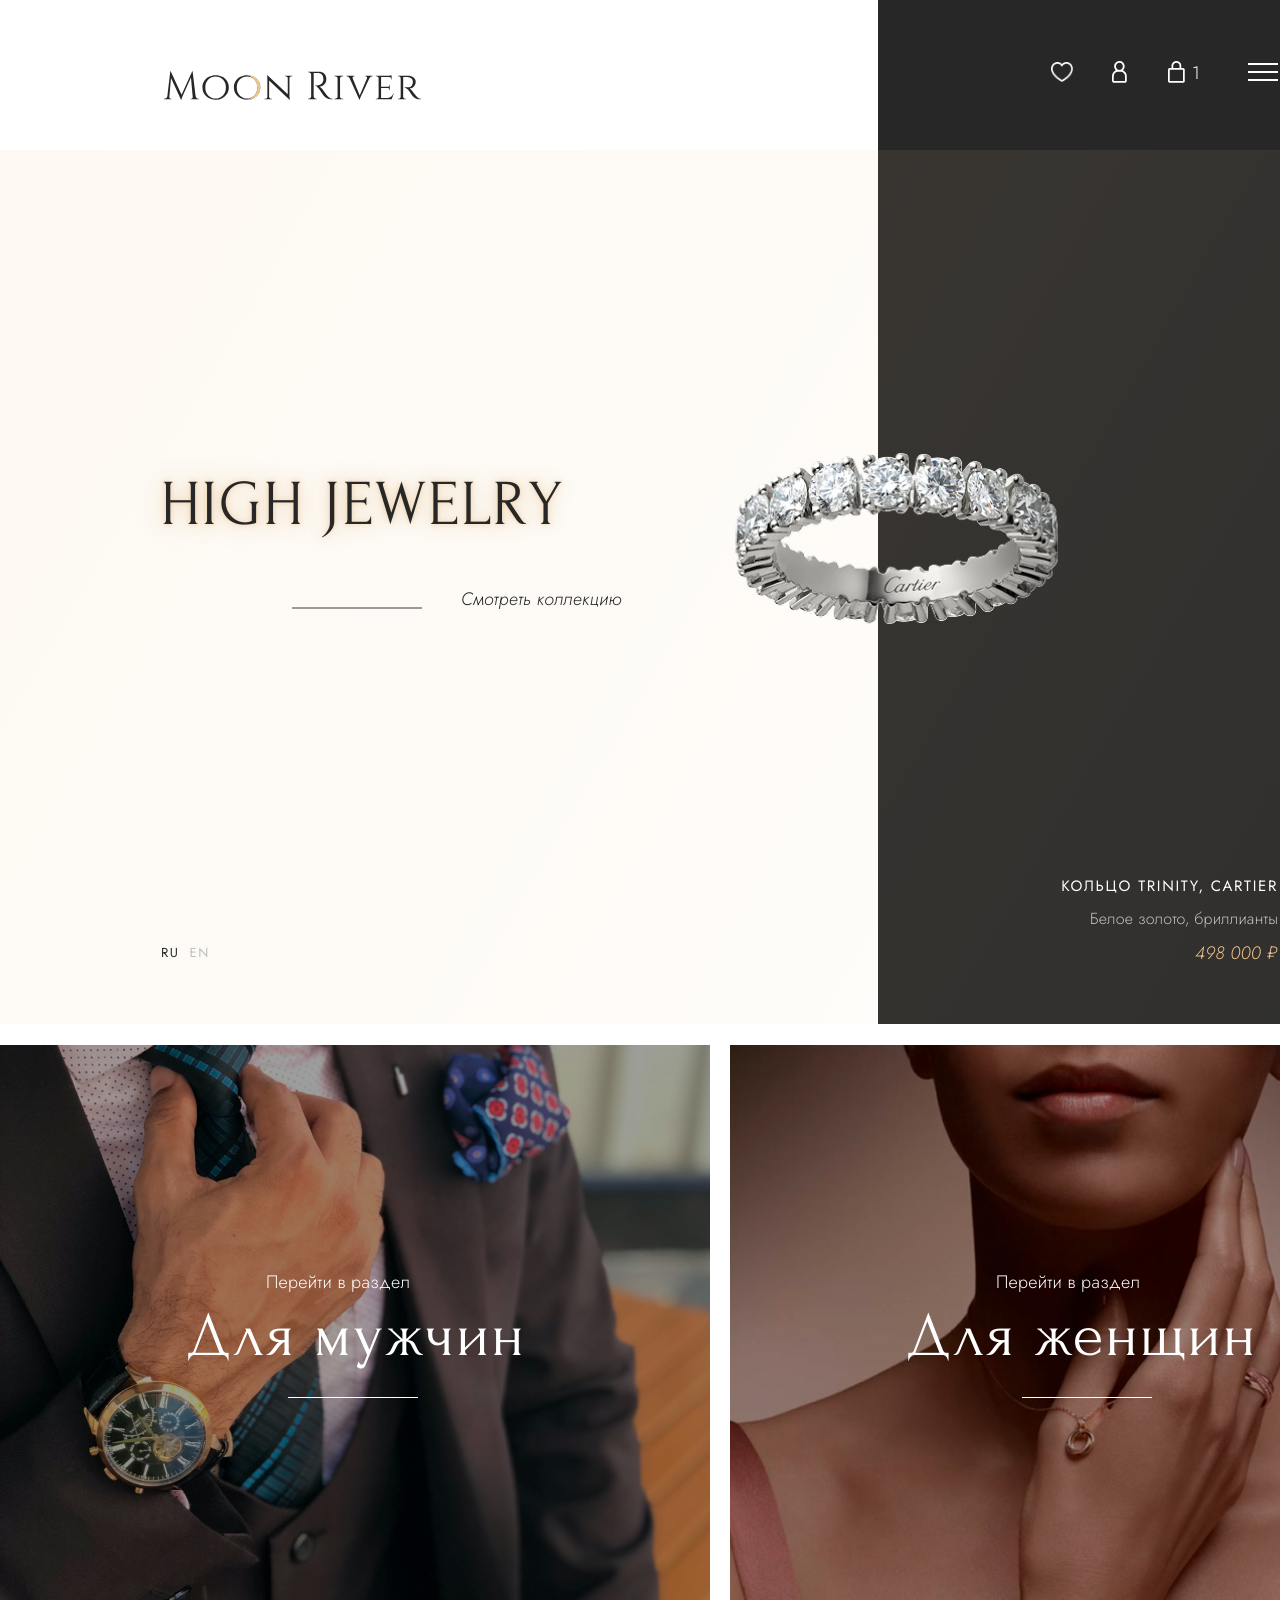
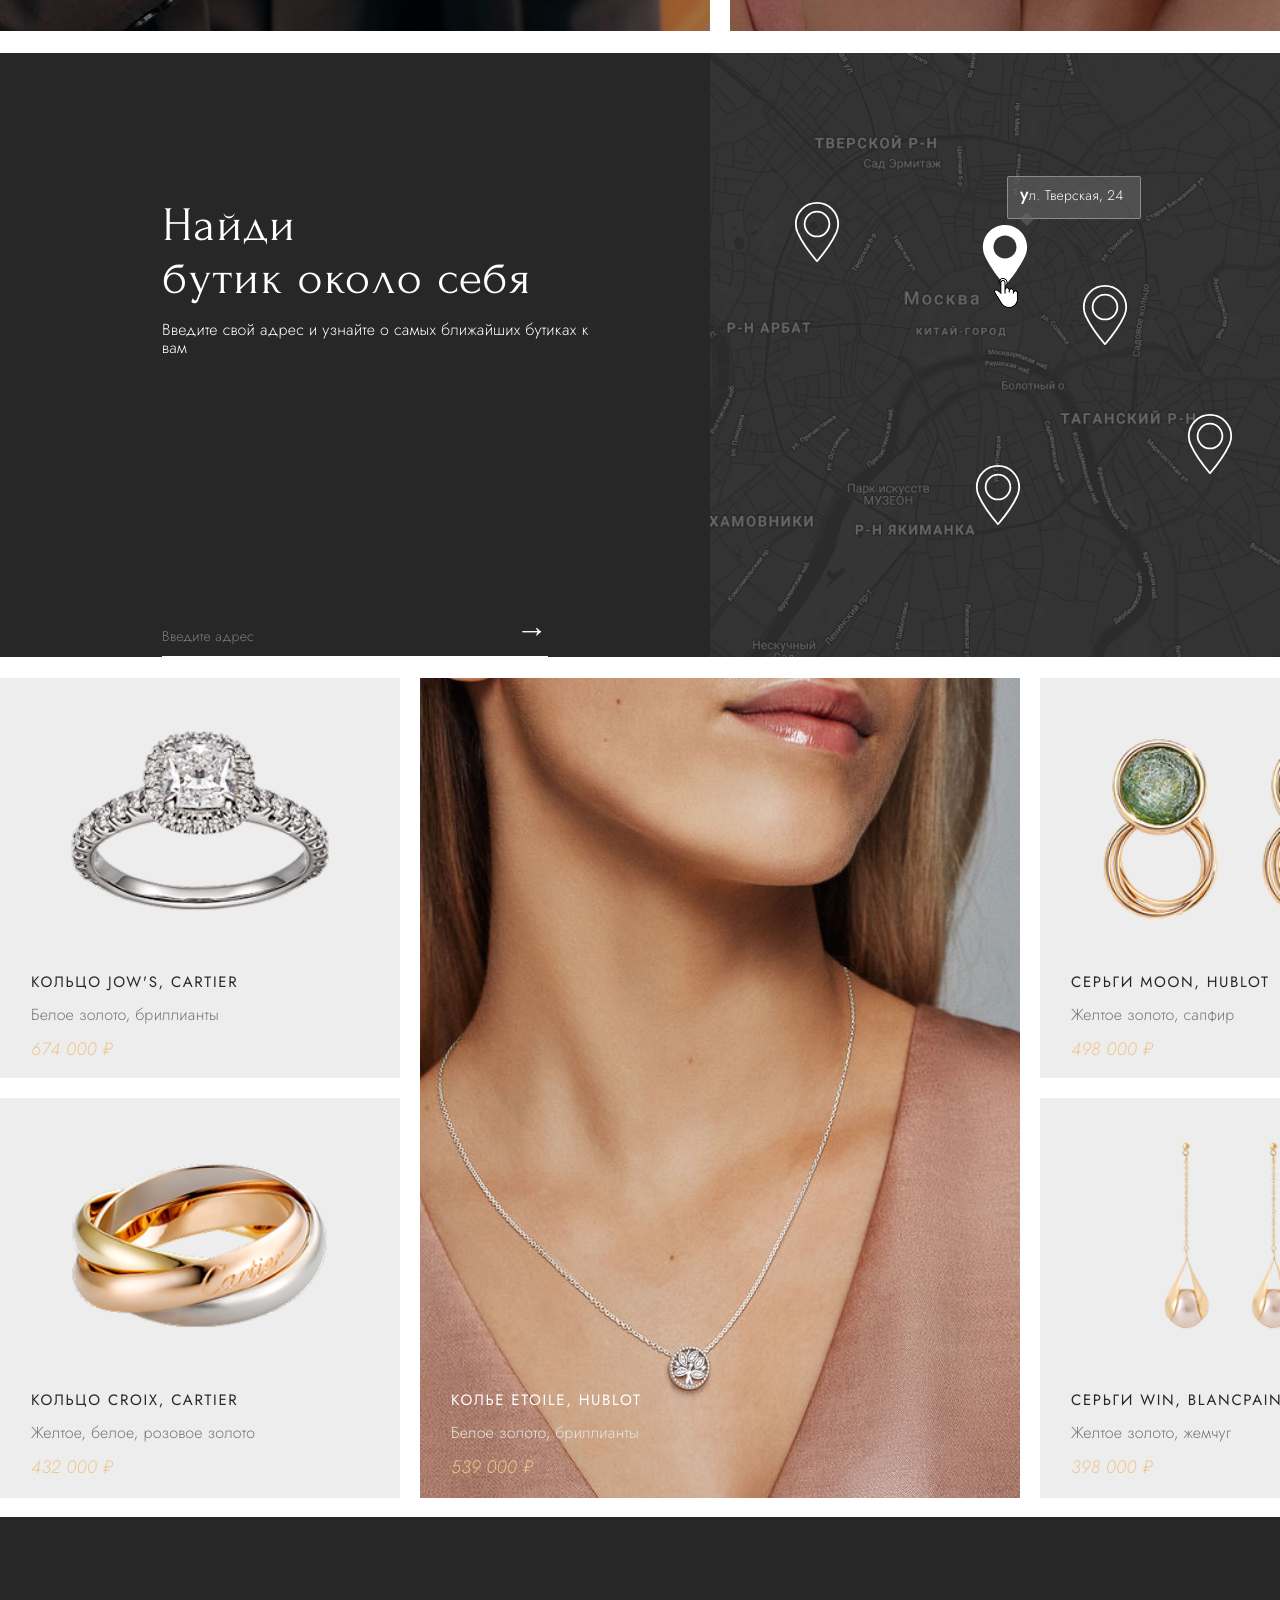
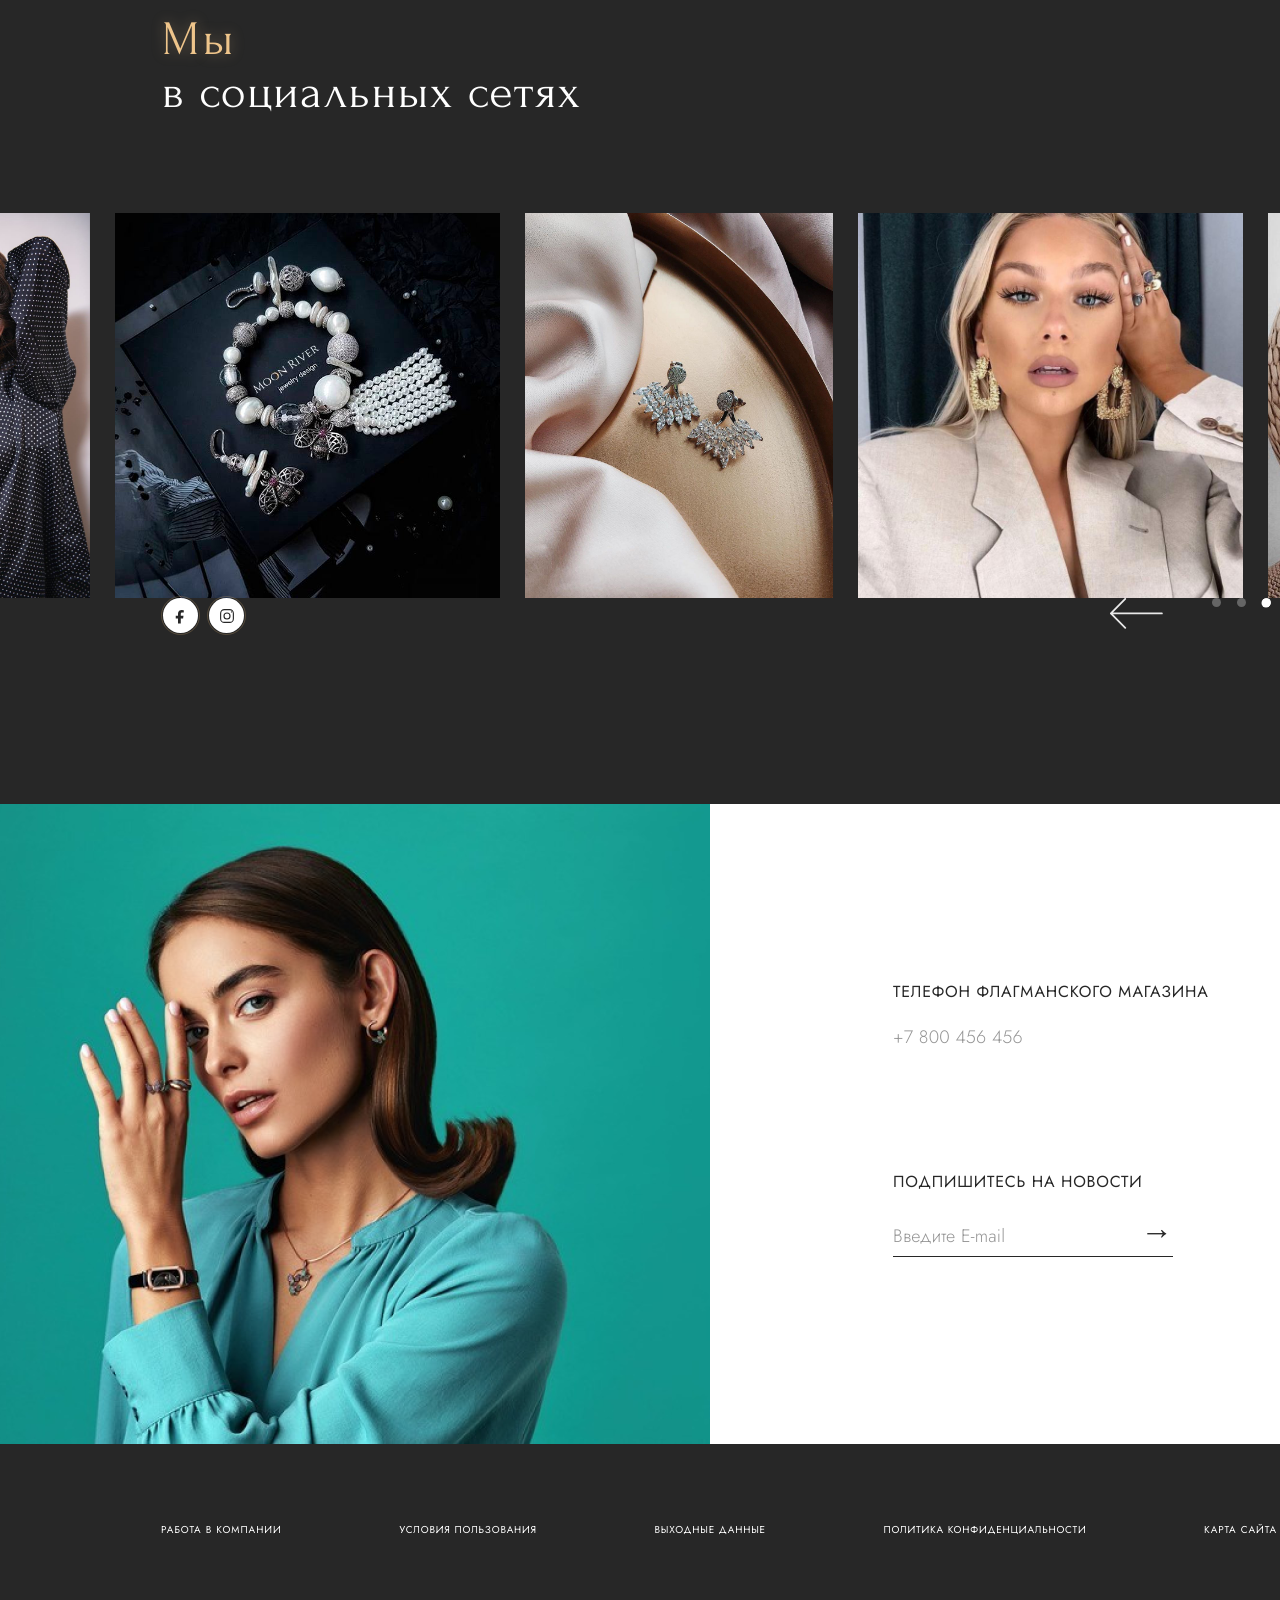
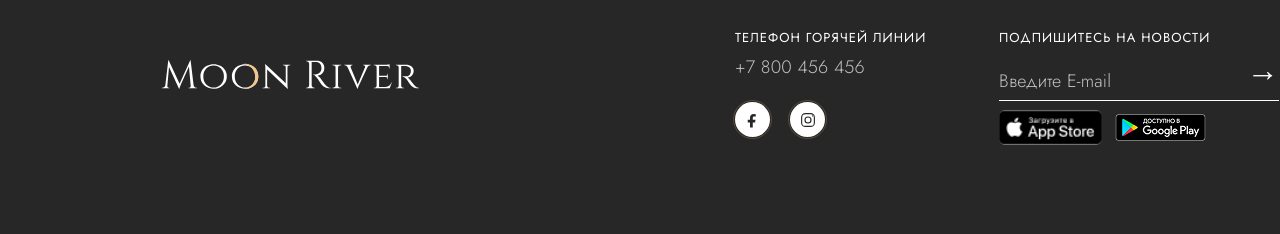
<file: index.html>
<!doctype html>
<html lang="ru">
<head>
  <meta charset="UTF-8" />
  <meta name="viewport" content="width=device-width, initial-scale=1.0" />
  <title>Moon River</title>
  <link rel="stylesheet" href="style.css" />
</head>
<body>
  <div class="page main">
    <header class="site-header" aria-label="Шапка сайта">
      <div class="top-dark"></div>

      <a class="logo" href="index.html" aria-label="Moon River">
        <img src="./assets/logo.svg" alt="Moon River" />
      </a>

      <nav class="icons" aria-label="Пользовательская навигация">
        <img class="header-icon" src="./assets/heart.png" alt="Избранное" />
        <img class="header-icon" src="./assets/human.png" alt="Профиль" />
        <div class="bag-wrap">
          <img class="header-icon" src="./assets/shop.png" alt="Корзина" />
          <span class="bag-count">1</span>
        </div>
        <a href="menu.html" aria-label="Открыть меню"><div class="hamburger"><span></span></div></a>
      </nav>
    </header>

    <main class="site-main" aria-label="Основной контент">
      <section class="hero" aria-label="Главный экран">
        <h1 class="hero-title">HIGH JEWELRY</h1>
        <div class="hero-cta">Смотреть коллекцию</div>
        <div class="hero-line"></div>
        <div class="hero-ring"></div>

        <nav class="lang-switch" aria-label="Выбор языка"><span>RU</span> <span>EN</span></nav>

        <article class="product-feature" aria-label="Рекомендуемый товар">
          <div class="name">КОЛЬЦО TRINITY, Cartier</div>
          <div class="meta">Белое золото, бриллианты</div>
          <div class="price">498 000 ₽</div>
        </article>
      </section>

      <section class="split-categories" aria-label="Разделы каталога">
        <section class="split-banner left" aria-label="Для мужчин">
          <img src="./assets/p1_44.png" alt="Для мужчин" />
          <div class="subtitle">Перейти в раздел</div>
          <div class="title">Для мужчин</div>
          <div class="line"></div>
        </section>

        <section class="split-banner right" aria-label="Для женщин">
          <img src="./assets/p1_74.png" alt="Для женщин" />
          <div class="subtitle">Перейти в раздел</div>
          <div class="title">Для женщин</div>
          <div class="line"></div>
        </section>
      </section>

      <section class="boutique-section" aria-label="Бутики на карте">
        <div class="boutique-left"></div>
        <div class="boutique-right"><img src="./assets/p1_84.png" alt="Карта" /></div>
        <h2 class="boutique-title">Найди<br>бутик около себя</h2>
        <div class="boutique-desc">Введите свой адрес и узнайте о самых ближайших бутиках к вам</div>
        <div class="boutique-input">Введите адрес</div>

        <div class="map-marker marker-stroke marker-1">
          <svg width="60" height="60" viewBox="0 0 60 60" fill="none" xmlns="http://www.w3.org/2000/svg">
            <path d="M29.9986 0.900391C41.6811 0.900391 51.1878 10.4066 51.189 22.0898C51.189 24.9511 50.6415 27.6837 49.5621 30.2266L49.3384 30.7324C43.8722 42.6908 33.3623 55.3643 30.2496 58.9854C30.1873 59.0576 30.0958 59.0996 29.9996 59.0996C29.9273 59.0996 29.8578 59.0757 29.8013 59.0332L29.7496 58.9854C26.6357 55.3637 16.125 42.6896 10.6607 30.7324C9.43443 28.0471 8.81113 25.1416 8.8111 22.0898C8.8111 10.4069 18.317 0.900646 29.9986 0.900391ZM29.9986 9.71387C23.1753 9.71412 17.6246 15.2649 17.6246 22.0889C17.6246 28.9123 23.1753 34.4626 29.9986 34.4629C36.8227 34.4629 42.3733 28.9125 42.3726 22.0889C42.3726 15.2648 36.8221 9.71387 29.9986 9.71387Z" stroke="white" stroke-width="1.8"/>
          </svg>
        </div>

        <div class="cursor" aria-hidden="true">
          <img src="./assets/p1_50.png" alt="" />
        </div>

        <div class="map-marker marker-fill marker-2">
          <svg width="90" height="60" viewBox="0 0 60 60" fill="none" xmlns="http://www.w3.org/2000/svg">
            <path d="M29.9991 0C17.8201 0 7.91071 9.90943 7.91071 22.0896C7.91071 25.2666 8.56098 28.3 9.84248 31.1062C15.3652 43.1912 25.9538 55.9504 29.0682 59.5726C29.3015 59.8434 29.6417 59.9994 29.9997 59.9994C30.3577 59.9994 30.6978 59.8434 30.9312 59.5726C34.0444 55.951 44.6329 43.1924 50.1575 31.1062C51.4396 28.3 52.0893 25.2666 52.0893 22.0896C52.088 9.90943 42.1786 0 29.9991 0ZM29.9991 33.563C23.6726 33.563 18.5251 28.4155 18.5251 22.089C18.5251 15.7619 23.6726 10.6144 29.9991 10.6144C36.3256 10.6144 41.4731 15.7619 41.4731 22.089C41.4737 28.4155 36.3262 33.563 29.9991 33.563Z" fill="white"/>
          </svg>
        </div>

        <div class="map-marker marker-stroke marker-3">
          <svg width="60" height="60" viewBox="0 0 60 60" fill="none" xmlns="http://www.w3.org/2000/svg">
            <path d="M29.9986 0.900391C41.6811 0.900391 51.1878 10.4066 51.189 22.0898C51.189 24.9511 50.6415 27.6837 49.5621 30.2266L49.3384 30.7324C43.8722 42.6908 33.3623 55.3643 30.2496 58.9854C30.1873 59.0576 30.0958 59.0996 29.9996 59.0996C29.9273 59.0996 29.8578 59.0757 29.8013 59.0332L29.7496 58.9854C26.6357 55.3637 16.125 42.6896 10.6607 30.7324C9.43443 28.0471 8.81113 25.1416 8.8111 22.0898C8.8111 10.4069 18.317 0.900646 29.9986 0.900391ZM29.9986 9.71387C23.1753 9.71412 17.6246 15.2649 17.6246 22.0889C17.6246 28.9123 23.1753 34.4626 29.9986 34.4629C36.8227 34.4629 42.3733 28.9125 42.3726 22.0889C42.3726 15.2648 36.8221 9.71387 29.9986 9.71387Z" stroke="white" stroke-width="1.8"/>
          </svg>
        </div>

        <div class="map-marker marker-stroke marker-4">
          <svg width="60" height="60" viewBox="0 0 60 60" fill="none" xmlns="http://www.w3.org/2000/svg">
            <path d="M29.9986 0.900391C41.6811 0.900391 51.1878 10.4066 51.189 22.0898C51.189 24.9511 50.6415 27.6837 49.5621 30.2266L49.3384 30.7324C43.8722 42.6908 33.3623 55.3643 30.2496 58.9854C30.1873 59.0576 30.0958 59.0996 29.9996 59.0996C29.9273 59.0996 29.8578 59.0757 29.8013 59.0332L29.7496 58.9854C26.6357 55.3637 16.125 42.6896 10.6607 30.7324C9.43443 28.0471 8.81113 25.1416 8.8111 22.0898C8.8111 10.4069 18.317 0.900646 29.9986 0.900391ZM29.9986 9.71387C23.1753 9.71412 17.6246 15.2649 17.6246 22.0889C17.6246 28.9123 23.1753 34.4626 29.9986 34.4629C36.8227 34.4629 42.3733 28.9125 42.3726 22.0889C42.3726 15.2648 36.8221 9.71387 29.9986 9.71387Z" stroke="white" stroke-width="1.8"/>
          </svg>
        </div>

        <div class="map-marker marker-stroke marker-5">
          <svg width="60" height="60" viewBox="0 0 60 60" fill="none" xmlns="http://www.w3.org/2000/svg">
            <path d="M29.9986 0.900391C41.6811 0.900391 51.1878 10.4066 51.189 22.0898C51.189 24.9511 50.6415 27.6837 49.5621 30.2266L49.3384 30.7324C43.8722 42.6908 33.3623 55.3643 30.2496 58.9854C30.1873 59.0576 30.0958 59.0996 29.9996 59.0996C29.9273 59.0996 29.8578 59.0757 29.8013 59.0332L29.7496 58.9854C26.6357 55.3637 16.125 42.6896 10.6607 30.7324C9.43443 28.0471 8.81113 25.1416 8.8111 22.0898C8.8111 10.4069 18.317 0.900646 29.9986 0.900391ZM29.9986 9.71387C23.1753 9.71412 17.6246 15.2649 17.6246 22.0889C17.6246 28.9123 23.1753 34.4626 29.9986 34.4629C36.8227 34.4629 42.3733 28.9125 42.3726 22.0889C42.3726 15.2648 36.8221 9.71387 29.9986 9.71387Z" stroke="white" stroke-width="1.8"/>
          </svg>
        </div>

        <div class="map-popup">ул. Тверская, 24</div>
      </section>

      <section class="catalog-grid" aria-label="Подборка изделий">
        <article class="grid-card grid-card-1"><img src="./assets/p1_96.png" alt="Кольцо jow's"></article>
        <article class="grid-card grid-card-2"><img src="./assets/p1_62.png" alt="Кольцо croix"></article>
        <article class="grid-card grid-card-3"><img src="./assets/p1_90.png" alt="Колье etoile"></article>
        <article class="grid-card grid-card-4"><img src="./assets/p1_58.png" alt="Серьги moon"></article>
        <article class="grid-card grid-card-5"><img src="./assets/p1_40.png" alt="Серьги win"></article>

        <article class="card card-left-top">
          <div class="name">КОЛЬЦО jow's, Cartier</div>
          <div class="meta">Белое золото, бриллианты</div>
          <div class="price">674 000 ₽</div>
        </article>

        <article class="card card-left-bottom">
          <div class="name">КОЛЬЦО croix, Cartier</div>
          <div class="meta meta-wide">Желтое, белое, розовое золото</div>
          <div class="price">432 000 ₽</div>
        </article>

        <article class="card card-center">
          <div class="name">Колье etoile, HUBLOT</div>
          <div class="meta tone-light">Белое золото, бриллианты</div>
          <div class="price">539 000 ₽</div>
        </article>

        <article class="card card-right-top">
          <div class="name">Серьги moon, HUBLOT</div>
          <div class="meta">Желтое золото, сапфир</div>
          <div class="price">498 000 ₽</div>
        </article>

        <article class="card card-right-bottom">
          <div class="name">Серьги win, BLANCPAIN</div>
          <div class="meta">Желтое золото, жемчуг</div>
          <div class="price">398 000 ₽</div>
        </article>
      </section>

      <section class="social-media" aria-label="Социальные сети">
        <section class="social-section"></section>
        <h2 class="social-title">Мы<br>в социальных сетях</h2>

        <div class="social-strip">
          <img src="./assets/p1_24.png" alt="" />
          <img src="./assets/p1_54.png" alt="" />
          <img src="./assets/p1_32.png" alt="" />
          <img src="./assets/p1_28.png" alt="" />
          <img src="./assets/p1_36.png" alt="" />
        </div>

        <div class="social-controls">
          <nav class="social-icons" aria-label="Соцсети Moon River">
            <div class="icon-circle"><svg class="fill" viewBox="0 0 24 24"><path d="M13.7 7.4h2V4.2a20.5 20.5 0 0 0-2.9-.2c-2.9 0-4.8 1.8-4.8 5v2.8H5v3.6h3v6.6h3.7v-6.6h3.1l.5-3.6h-3.6V9.3c0-1 .3-1.9 2-1.9Z"/></svg></div>
            <div class="icon-circle"><svg viewBox="0 0 24 24"><rect x="3.5" y="3.5" width="17" height="17" rx="5"/><circle cx="12" cy="12" r="4"/><circle cx="18" cy="6.5" r=".8" fill="#272727" stroke="none"/></svg></div>
          </nav>

          <nav class="social-nav" aria-label="Навигация галереи">
            <svg class="arrow" width="53" height="31" viewBox="0 0 53 31" fill="none" xmlns="http://www.w3.org/2000/svg">
              <path d="M15.2438 0.900023L0.900024 15.4M0.900024 15.4L15.2438 29.9M0.900024 15.4L51.9 15.4" stroke="white" stroke-width="1.8" stroke-linecap="round" stroke-linejoin="round"/>
            </svg>
            <div class="dots"><span class="dot"></span><span class="dot"></span><span class="dot active"></span><span class="dot"></span><span class="dot"></span><span class="dot"></span></div>
            <svg class="arrow" width="53" height="31" viewBox="0 0 53 31" fill="none" xmlns="http://www.w3.org/2000/svg">
              <path d="M37.5562 0.900026L51.9 15.4M51.9 15.4L37.5562 29.9M51.9 15.4L0.899993 15.4" stroke="white" stroke-width="1.8" stroke-linecap="round" stroke-linejoin="round"/>
            </svg>
          </nav>
        </div>
      </section>

      <section class="contacts-section" aria-label="Контакты">
        <div class="bottom-photo"><img src="./assets/p1_18.png" alt="Фотография модели" /></div>

        <article class="contact-block contact-primary">
          <div class="label">телефон флагманского магазина</div>
          <div class="value">+7 800 456 456</div>
        </article>

        <article class="contact-block input contact-newsletter">
          <div class="label">подпишитесь на новости</div>
          <div class="value">Введите E-mail</div>
        </article>
      </section>
    </main>

    <footer class="site-footer" aria-label="Подвал сайта">
      <nav class="footer-links" aria-label="Служебные ссылки">
        <a href="#">работа в компании</a>
        <a href="#">условия пользования</a>
        <a href="#">выходные данные</a>
        <a href="#">политика конфиденциальности</a>
        <a href="#">карта сайта</a>
      </nav>

      <div class="footer-bg"></div>

      <a class="logo footer-logo" href="index.html" aria-label="Moon River">
        <img src="./assets/logo2.svg" alt="Moon River" />
      </a>

      <article class="footer-meta hotline">
        <div class="label">телефон горячей линии</div>
        <div class="value">+7 800 456 456</div>
      </article>

      <article class="footer-meta news">
        <div class="label">подпишитесь на новости</div>
        <div class="value">Введите E-mail</div>
      </article>

      <nav class="footer-social" aria-label="Соцсети в подвале">
        <div class="icon-circle"><svg class="fill" viewBox="0 0 24 24"><path d="M13.7 7.4h2V4.2a20.5 20.5 0 0 0-2.9-.2c-2.9 0-4.8 1.8-4.8 5v2.8H5v3.6h3v6.6h3.7v-6.6h3.1l.5-3.6h-3.6V9.3c0-1 .3-1.9 2-1.9Z"/></svg></div>
        <div class="icon-circle"><svg viewBox="0 0 24 24"><rect x="3.5" y="3.5" width="17" height="17" rx="5"/><circle cx="12" cy="12" r="4"/><circle cx="18" cy="6.5" r=".8" fill="#272727" stroke="none"/></svg></div>
      </nav>

      <div class="store-badges">
        <img src="./assets/p2_70.png" alt="App Store">
        <img src="./assets/p1_70.png" alt="Google Play">
      </div>
    </footer>
  </div>
</body>
</html>
</file>
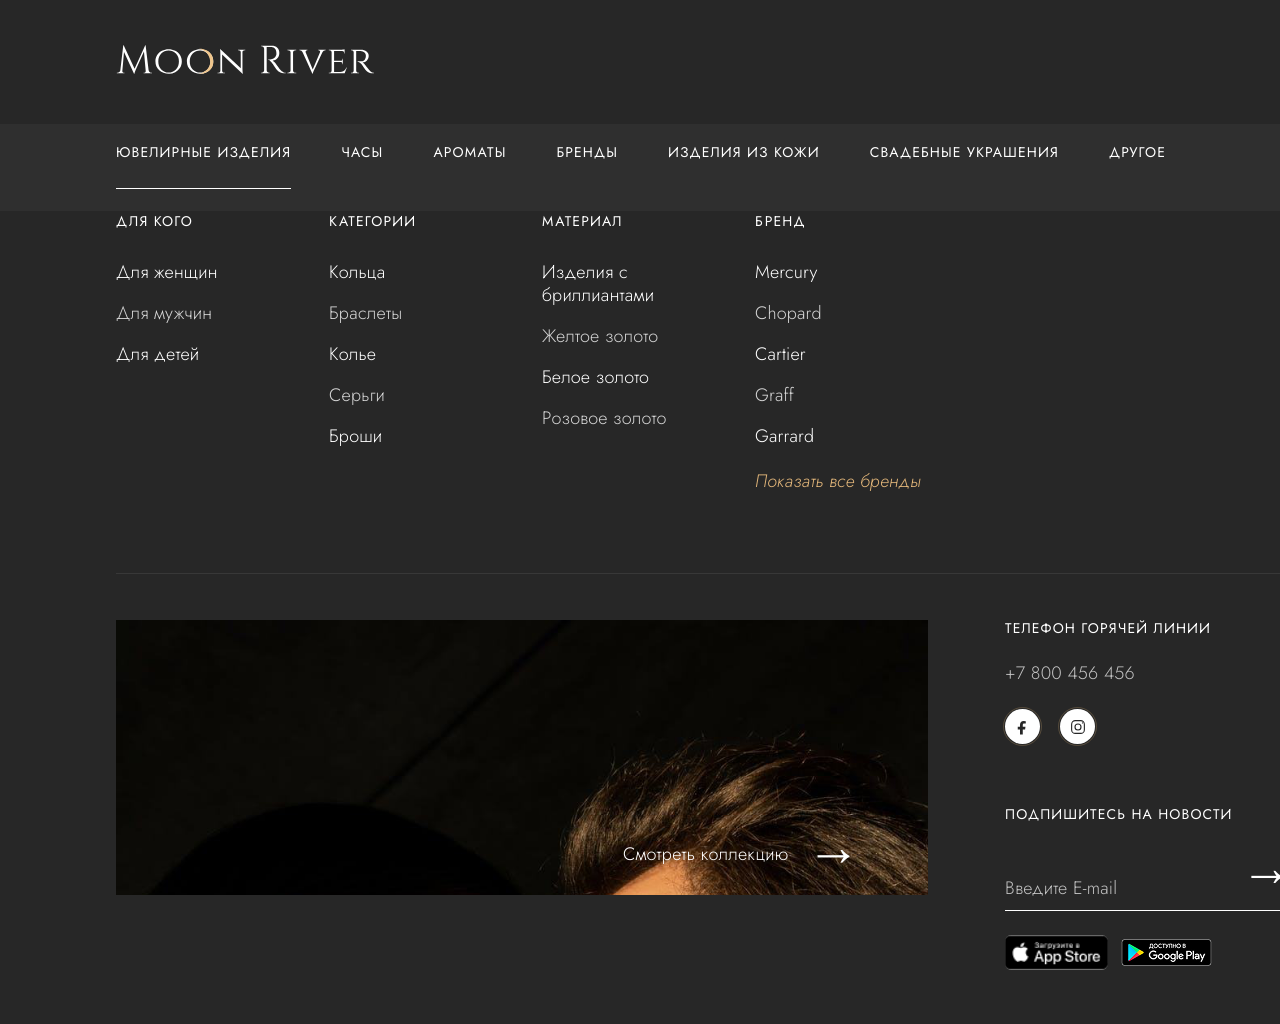
<file: menu.html>
<!doctype html>
<html lang="ru">
<head>
  <meta charset="UTF-8" />
  <meta name="viewport" content="width=device-width, initial-scale=1.0" />
  <title>Moon River — Menu</title>
  <link rel="stylesheet" href="style.css" />
</head>
<body>
  <div class="page menu-page">
    <header class="menu-topnav">
      <a class="logo" href="index.html" aria-label="Moon River"><img src="./assets/logo2.svg" alt="Moon River" /></a>
      <nav class="icons" aria-label="Пользовательская навигация">
        <a href="index.html"><div class="menu-close">×</div></a> 
      </nav>
      <nav class="menu-tabs" aria-label="Разделы меню">
        <a class="active" href="#">ЮВЕЛИРНЫЕ ИЗДЕЛИЯ</a>
        <a href="#">ЧАСЫ</a> 
        <a href="#">АРОМАТЫ</a>
        <a href="#">БРЕНДЫ</a>
        <a href="#">ИЗДЕЛИЯ ИЗ КОЖИ</a>
        <a href="#">СВАДЕБНЫЕ УКРАШЕНИЯ</a>
        <a href="#">ДРУГОЕ</a>
      </nav>
    </header>

    <main class="menu-main" aria-label="Основной контент меню">
      <section class="menu-columns" aria-label="Категории">
        <article>
          <h4>ДЛЯ КОГО</h4>
          <ul>
            <li>Для женщин</li>
            <li>Для мужчин</li>
            <li>Для детей</li>
          </ul>
        </article>
        <article>
          <h4>КАТЕГОРИИ</h4>
          <ul>
            <li>Кольца</li>
            <li>Браслеты</li>
            <li>Колье</li>
            <li>Серьги</li>
            <li>Броши</li>
          </ul>
        </article>
        <article>
          <h4>МАТЕРИАЛ</h4>
          <ul>
            <li>Изделия с бриллиантами</li>
            <li>Желтое золото</li>
            <li>Белое золото</li>
            <li>Розовое золото</li>
          </ul>
        </article>
        <article>
          <h4>БРЕНД</h4>
          <ul>
            <li>Mercury</li>
            <li>Chopard</li>
            <li>Cartier</li>
            <li>Graff</li>
            <li>Garrard</li>
          </ul>
          <div class="show-all">Показать все бренды</div>
        </article>
      </section>

      <div class="menu-sep"></div>

      <section class="menu-banner" aria-label="Промо баннер">
        <img src="./assets/p2_987.png" alt="JUSTE UN CLOU" />
        <div class="overlay">
          <div class="small">Новая коллекция by Mercury</div>
          <div class="big">JUSTE UN CLOU</div>
          <div class="cta">Смотреть коллекцию</div>
        </div>
      </section>
    </main>

    <footer class="menu-side" aria-label="Контакты и подписка">
      <div class="block">
        <div class="label">ТЕЛЕФОН ГОРЯЧЕЙ ЛИНИИ</div>
        <div class="value">+7 800 456 456</div>
        <nav class="social-row" aria-label="Соцсети">
          <div class="icon-circle"><svg class="fill" viewBox="0 0 24 24"><path d="M13.7 7.4h2V4.2a20.5 20.5 0 0 0-2.9-.2c-2.9 0-4.8 1.8-4.8 5v2.8H5v3.6h3v6.6h3.7v-6.6h3.1l.5-3.6h-3.6V9.3c0-1 .3-1.9 2-1.9Z"/></svg></div>
          <div class="icon-circle"><svg viewBox="0 0 24 24"><rect x="3.5" y="3.5" width="17" height="17" rx="5"/><circle cx="12" cy="12" r="4"/><circle cx="18" cy="6.5" r=".8" fill="#272727" stroke="none"/></svg></div>
        </nav>
      </div>
      <div class="block">
        <div class="label">ПОДПИШИТЕСЬ НА НОВОСТИ</div>
        <div class="value input">Введите E-mail</div>
        <div class="menu-store-badges">
          <img class="menu-store-badge" src="./assets/p2_70.png" alt="App Store">
          <img class="menu-store-badge" src="./assets/p1_70.png" alt="Google Play">
        </div>
      </div>
    </footer>
  </div>
</body>
</html>
</file>
<file: style.css>
@import url('https://fonts.googleapis.com/css2?family=Forum&family=Jost:ital,wght@0,300;0,400;0,500;1,300&display=swap');
:root {
    --dark: #272727;
    --gold: #e2b67a;
    --gold-2: #efc58b;
    --light: #ededed;
    --white: #fff;
    --muted: #c2c2c2;
    --text: #272727;
    --sans: 'Futura PT', 'Jost', 'Helvetica Neue', Arial, sans-serif;
    --serif: 'Forum', Georgia, serif;
    --ui: 'Segoe UI', 'Jost', 'Helvetica Neue', Arial, sans-serif;
}

* {
    box-sizing: border-box;
}

html,
body {
    margin: 0;
    padding: 0;
    background: #fff;
}

body {
    font-family: var(--sans);
    color: var(--text);
    font-weight: 300;
    letter-spacing: 0.01em;
    -webkit-font-smoothing: antialiased;
    -moz-osx-font-smoothing: grayscale;
    text-rendering: geometricPrecision;
}

a {
    color: inherit;
    text-decoration: none;
}

::selection {
    background: rgba(239, 197, 139, 0.55);
    color: #272727;
}

::-moz-selection {
    background: rgba(239, 197, 139, 0.55);
    color: #272727;
}

img {
    display: block;
}

.product-feature .name::first-line,
.card .name::first-line {
    letter-spacing: 0.11em;
}

.social-title::first-line {
    color: #efc58b;
    letter-spacing: 0.07em;
    text-shadow: 0 0 14px rgba(239, 197, 139, 0.35);
}

input::placeholder,
textarea::placeholder {
    color: #b9b9b9;
    opacity: 1;
}

.boutique-input input,
.contact-block.input .value input,
.footer-meta.news .value input,
.menu-side .input input {
    flex: 1 1 auto;
    min-width: 0;
    border: 0;
    margin: 0;
    padding: 0;
    outline: none;
    background: transparent;
    font: inherit;
    letter-spacing: inherit;
    cursor: text;
}

.map-popup::first-letter {
    font-size: 18px;
    font-weight: 500;
    color: #fff;
}

.menu-columns h4::first-letter {
    letter-spacing: 0.14em;
}

.boutique-input input {
    color: #fff;
}

.contact-block.input .value input {
    color: #272727;
}

.footer-meta.news .value input,
.menu-side .input input {
    color: #fff;
}

.boutique-input input::placeholder {
    color: rgba(255, 255, 255, 0.45);
}

.contact-block.input .value input::placeholder {
    color: #959595;
}

.footer-meta.news .value input::placeholder,
.menu-side .input input::placeholder {
    color: #c2c2c2;
}

.boutique-input input:focus::placeholder,
.contact-block.input .value input:focus::placeholder,
.footer-meta.news .value input:focus::placeholder,
.menu-side .input input:focus::placeholder {
    opacity: 0.55;
}

.boutique-input input:placeholder-shown {
    color: rgba(255, 255, 255, 0.45);
}

.boutique-input input:not(:placeholder-shown) {
    color: #fff;
}

.contact-block.input .value input:placeholder-shown {
    color: #959595;
}

.contact-block.input .value input:not(:placeholder-shown) {
    color: #272727;
}

.footer-meta.news .value input:placeholder-shown,
.menu-side .input input:placeholder-shown {
    color: #c2c2c2;
}

.footer-meta.news .value input:not(:placeholder-shown),
.menu-side .input input:not(:placeholder-shown) {
    color: #fff;
}

.boutique-input:focus-within,
.contact-block.input .value:focus-within,
.footer-meta.news .value:focus-within,
.menu-side .input:focus-within {
    border-bottom-color: #efc58b;
}

.page {
    width: 1440px;
    margin: 0 auto;
    overflow: hidden;
    background: #fff;
}

.logo,
.header-icon,
.grid-card img,
.split-banner img,
.bottom-photo img,
.boutique-right img,
.social-strip img,
.menu-banner img,
.menu-store-badge,
.store-badges img {
    image-rendering: -webkit-optimize-contrast;
}

.logo {
    display: flex;
    width: 258px;
    height: 53px;
}

.logo img {
    width: 100%;
    height: 100%;
    object-fit: contain;
}

.icons {
    display: flex;
    align-items: center;
    gap: 35px;
}

.header-icon {
    width: 22px;
    height: 22px;
    object-fit: contain;
}

.icons .bag-wrap {
    display: grid;
    grid-template-columns: 48px;
    grid-template-rows: 22px;
}

.icons .bag-wrap .header-icon {
    grid-column: 1;
    grid-row: 1;
}

.icons .bag-count {
    grid-column: 1;
    grid-row: 1;
    align-self: start;
    justify-self: start;
    margin: 3px 0 0 27px;
    font-size: 18px;
    line-height: 1;
}

.hamburger {
    display: flex;
    flex-direction: column;
    justify-content: space-between;
    width: 30px;
    height: 18px;
}

.hamburger::before,
.hamburger::after,
.hamburger span {
    width: 30px;
    border-top: 2px solid currentColor;
}

.hamburger::before,
.hamburger::after {
    content: '';
}

.hero-title,
.split-banner .title,
.boutique-title,
.social-title,
.menu-banner .big {
    font-weight: 400;
}

.product-feature .name,
.card .name,
.footer-links a,
.footer-meta .label,
.contact-block .label,
.menu-tabs a,
.menu-columns h4,
.menu-side .label {
    font-synthesis-weight: none;
}

.product-feature .price,
.card .price {
    font-weight: 300;
}

.split-banner .subtitle,
.boutique-desc,
.boutique-input,
.contact-block .value,
.footer-meta .value,
.menu-side .value,
.menu-banner .small,
.menu-banner .cta {
    font-weight: 300;
}

.page.main {
    display: block;
}

.site-main {
    display: flex;
    flex-direction: column;
}

.site-header {
    height: 150px;
    display: flex;
    align-items: flex-start;
    justify-content: space-between;
    padding: 61px 162px 0 163px;
    background: linear-gradient(90deg, var(--white) 0, var(--white) 878px, var(--dark) 878px, var(--dark) 100%);
}

.top-dark {
    display: none;
}

.site-header .icons {
    color: #fff;
}

.hero {
    height: 874px;
    display: grid;
    grid-template-columns: 878px 562px;
    grid-template-rows: 1fr;
    background: linear-gradient(90deg, var(--white) 0, var(--white) 878px, var(--dark) 878px, var(--dark) 100%);
}

.hero-title,
.hero-line,
.hero-cta,
.lang-switch {
    grid-column: 1;
    grid-row: 1;
}

.hero-ring,
.product-feature {
    grid-column: 2;
    grid-row: 1;
}

.hero-title {
    width: 560px;
    margin: 320px 0 0 160px;
    font-family: var(--serif);
    font-size: 64px;
    line-height: 70px;
    letter-spacing: 0.028em;
}

.hero-cta,
.menu-cta {
    font-family: var(--ui);
    font-size: 18px;
    line-height: 23px;
    font-style: italic;
    font-weight: 300;
}

.hero-cta {
    margin: 438px 0 0 461px;
    width: 260px;
}

.hero-line {
    width: 130px;
    margin: 457px 0 0 292px;
    border-top: 1px solid #272727;
    opacity: 0.9;
}

.hero-ring {
    width: 323px;
    height: 171px;
    margin: 303px 0 0 -143px;
    background: url('./assets/p1_66.png') center / cover no-repeat;
}

.lang-switch {
    margin: 794px 0 0 161px;
    display: flex;
    gap: 10px;
    font-size: 13px;
    line-height: 17px;
    letter-spacing: 0.12em;
    text-transform: uppercase;
    font-weight: 400;
}

.lang-switch span:last-child {
    color: #bdbdbd;
}

.product-feature {
    margin: 726px 162px 0 0;
    justify-self: end;
    color: #fff;
    text-align: right;
}

.product-feature .name,
.card .name {
    font-size: 15px;
    line-height: 20px;
    letter-spacing: 0.06em;
    text-transform: uppercase;
    font-weight: 400;
}

.product-feature .meta,
.card .meta {
    margin-top: 9px;
    font-size: 16px;
    line-height: 27px;
    letter-spacing: 0.01em;
    color: var(--muted);
}

.card .meta {
    color: #757575;
}

.card .meta.meta-wide {
    max-width: 228px;
}

.card .meta.tone-light {
    color: #e7e7e7;
}

.product-feature .price,
.card .price {
    margin-top: 10px;
    font-family: 'Segoe UI', 'Jost', sans-serif;
    font-size: 18px;
    line-height: 23px;
    font-style: italic;
    color: var(--gold-2);
}

.split-categories {
    margin-top: 21px;
    height: 586px;
    display: grid;
    grid-template-columns: 710px 710px;
    gap: 20px;
}

.split-banner {
    display: grid;
    grid-template-columns: 1fr;
    grid-template-rows: 1fr;
    overflow: hidden;
}

.split-banner>img,
.split-banner>.subtitle,
.split-banner>.title,
.split-banner>.line {
    grid-column: 1;
    grid-row: 1;
}

.split-banner img {
    width: 100%;
    height: 100%;
    object-fit: cover;
    filter: brightness(0.62);
    z-index: 1;
}

.split-banner .subtitle {
    align-self: start;
    justify-self: start;
    margin: 226px 0 0 266px;
    color: #fff;
    font-size: 18px;
    line-height: 23px;
    z-index: 2;
}

.split-banner .title {
    align-self: start;
    justify-self: start;
    margin: 256px 0 0 187px;
    width: 433px;
    color: #fff;
    font-family: var(--serif);
    font-size: 63px;
    line-height: 70px;
    letter-spacing: 0.03em;
    z-index: 2;
}

.split-banner .line {
    align-self: start;
    justify-self: start;
    margin: 352px 0 0 288px;
    width: 130px;
    border-top: 1px solid #fff;
    z-index: 2;
}

.split-banner.right .title {
    margin-left: 177px;
    width: 430px;
}

.split-banner.right .line {
    margin-left: 292px;
}

.boutique-section {
    margin-top: 22px;
    height: 604px;
    display: grid;
    grid-template-columns: 710px 730px;
    grid-template-rows: 1fr;
}

.boutique-left,
.boutique-title,
.boutique-desc,
.boutique-input {
    grid-column: 1;
    grid-row: 1;
}

.boutique-right,
.marker-1,
.marker-2,
.marker-3,
.marker-4,
.marker-5,
.cursor,
.map-popup {
    grid-column: 2;
    grid-row: 1;
}

.boutique-left {
    background: var(--dark);
}

.boutique-right {
    overflow: hidden;
    background: #e6e6e6;
}

.boutique-right img {
    width: 100%;
    height: 100%;
    object-fit: cover;
}

.boutique-title {
    margin: 146px 0 0 162px;
    width: 470px;
    color: #fff;
    font-family: var(--serif);
    font-size: 48px;
    line-height: 53px;
    letter-spacing: 0.03em;
}

.boutique-desc {
    margin: 268px 0 0 162px;
    width: 430px;
    color: #fff;
    font-size: 16px;
    line-height: 18px;
}

.boutique-input {
    margin: 370px 0 0 162px;
    width: 386px;
    display: flex;
    justify-content: space-between;
    align-items: flex-end;
    padding-bottom: 10px;
    color: rgba(255, 255, 255, 0.4);
    font-size: 14px;
    line-height: 18px;
    border-bottom: 1px solid #fff;
}

.boutique-input::after {
    content: '→';
    color: #fff;
    font-size: 32px;
    line-height: 1;
}

.boutique-section,
.boutique-section * {
    cursor: default;
}

.map-marker {
    display: flex;
    align-items: center;
    justify-content: center;
    width: 60px;
    height: 60px;
    justify-self: start;
    align-self: start;
}

.map-marker svg {
    width: 100%;
    height: 100%;
}

.marker-1 {
    margin: 149px 0 0 77px;
}

.marker-2 {
    width: 90px;
    height: 60px;
    margin: 172px 0 0 250px;
}

.marker-3 {
    margin: 232px 0 0 365px;
}

.marker-4 {
    margin: 361px 0 0 470px;
}

.marker-5 {
    margin: 412px 0 0 258px;
}

.cursor {
    width: 24px;
    height: 30px;
    margin: 225px 0 0 284px;
    display: flex;
    align-items: center;
    justify-content: center;
    z-index: 3;
    justify-self: start;
    align-self: start;
    pointer-events: none;
}

.cursor img {
    width: 100%;
    height: 100%;
    object-fit: contain;
}

.marker-fill path {
    fill: #fff;
}

.marker-stroke path {
    fill: none;
    stroke: #fff;
    stroke-width: 1.8;
}

.map-popup {
    margin: 123px 0 0 297px;
    padding: 8px 12px;
    width: 134px;
    height: 43px;
    color: #fff;
    font-size: 14px;
    line-height: 18px;
    background: rgba(103, 103, 103, 0.58);
    border-radius: 2px;
    justify-self: start;
    align-self: start;
}

.catalog-grid {
    margin-top: 21px;
    height: 820px;
    display: grid;
    grid-template-columns: 400px 600px 400px;
    grid-template-rows: 400px 400px;
    gap: 20px;
}

.grid-card {
    overflow: hidden;
    background: #ededed;
}

.grid-card img {
    width: 100%;
    height: 100%;
    object-fit: contain;
}

.grid-card-1 {
    grid-column: 1;
    grid-row: 1;
}

.grid-card-2 {
    grid-column: 1;
    grid-row: 2;
}

.grid-card-3 {
    grid-column: 2;
    grid-row: 1 / 3;
}

.grid-card-4 {
    grid-column: 3;
    grid-row: 1;
}

.grid-card-5 {
    grid-column: 3;
    grid-row: 2;
}

.card {
    width: 300px;
    z-index: 2;
    justify-self: start;
    align-self: start;
}

.card-left-top {
    grid-column: 1;
    grid-row: 1;
    margin: 294px 0 0 31px;
}

.card-left-bottom {
    grid-column: 1;
    grid-row: 2;
    margin: 292px 0 0 31px;
}

.card-center {
    grid-column: 2;
    grid-row: 2;
    margin: 292px 0 0 31px;
    color: #fff;
}

.card-right-top {
    grid-column: 3;
    grid-row: 1;
    margin: 294px 0 0 31px;
}

.card-right-bottom {
    grid-column: 3;
    grid-row: 2;
    margin: 292px 0 0 31px;
}

.social-media {
    margin-top: 19px;
    height: 887px;
    background: var(--dark);
    color: #fff;
    display: grid;
    grid-template-columns: 1fr;
    grid-template-rows: 200px 385px 35px 1fr;
    padding-top: 96px;
}

.social-section {
    display: none;
}

.social-title {
    grid-row: 1;
    margin: 0 0 0 162px;
    width: 518px;
    color: #fff;
    font-family: var(--serif);
    font-size: 48px;
    line-height: 53px;
    letter-spacing: 0.03em;
}

.social-strip {
    grid-row: 2;
    display: flex;
    align-items: stretch;
    gap: 25px;
    width: 1774px;
    margin-left: -167px;
}

.social-strip img {
    width: auto;
    height: 385px;
    object-fit: cover;
}

.social-controls {
    grid-row: 3;
    margin: 0 160px 0 163px;
    display: flex;
    justify-content: space-between;
    align-items: flex-start;
}

.social-icons {
    display: flex;
    gap: 11px;
}

.social-nav {
    width: 337px;
    display: flex;
    align-items: flex-start;
    justify-content: space-between;
    color: #fff;
}

.social-nav .arrow {
    opacity: 0.9;
}

.social-nav .dots {
    display: flex;
    gap: 16px;
}

.social-nav .dot {
    width: 9px;
    height: 9px;
    background: #656565;
    border-radius: 50%;
}

.social-nav .dot.active {
    background: #fff;
    border: 1px solid #fff;
}

.contacts-section {
    height: 640px;
    display: grid;
    grid-template-columns: 710px 730px;
    grid-template-rows: 1fr;
}

.bottom-photo,
.contact-primary,
.contact-newsletter {
    grid-row: 1;
}

.bottom-photo {
    grid-column: 1;
    overflow: hidden;
}

.bottom-photo img {
    width: 100%;
    height: 100%;
    object-fit: cover;
}

.contact-block {
    grid-column: 2;
    width: 390px;
    margin-left: 183px;
    color: var(--text);
}

.contact-primary {
    margin-top: 179px;
}

.contact-newsletter {
    margin-top: 369px;
}

.contact-block .label {
    font-size: 16px;
    line-height: 18px;
    letter-spacing: 0.05em;
    text-transform: uppercase;
    font-weight: 400;
}

.contact-block .value {
    margin-top: 25px;
    color: #959595;
    font-size: 18px;
    line-height: 23px;
    font-weight: 300;
}

.contact-block.input .value {
    display: flex;
    justify-content: space-between;
    align-items: flex-end;
    width: 280px;
    padding-bottom: 8px;
    border-bottom: 1px solid #272727;
}

.contact-block.input .value::after {
    content: '→';
    color: #272727;
    font-size: 32px;
    line-height: 1;
}

.site-footer {
    height: 390px;
    background: var(--dark);
    color: #fff;
    padding: 79px 161px 0;
    display: grid;
    grid-template-columns: 258px 1fr 230px 34px 280px;
    grid-template-rows: 20px auto;
}

.footer-bg {
    display: none;
}

.footer-links {
    grid-column: 1 / -1;
    grid-row: 1;
    width: 1116px;
    display: flex;
    justify-content: space-between;
    color: #fff;
    font-size: 10px;
    line-height: 13px;
    letter-spacing: 0.08em;
    text-transform: uppercase;
    font-weight: 400;
}

.footer-logo {
    grid-column: 1;
    grid-row: 2;
    margin-top: 107px;
}

.footer-meta {
    grid-row: 2;
    margin-top: 88px;
    color: #fff;
}

.footer-meta.hotline {
    grid-column: 3;
}

.footer-meta.news {
    grid-column: 5;
}

.footer-meta .label {
    font-size: 13px;
    line-height: 13px;
    letter-spacing: 0.08em;
    text-transform: uppercase;
    font-weight: 400;
}

.footer-meta .value {
    margin-top: 14px;
    color: #c2c2c2;
    font-size: 18px;
    line-height: 18px;
    font-weight: 300;
}

.footer-meta.news .value {
    display: flex;
    justify-content: space-between;
    align-items: flex-end;
    width: 280px;
    padding-bottom: 10px;
    border-bottom: 1px solid #fff;
}

.footer-meta.news .value::after {
    content: '→';
    color: #fff;
    font-size: 32px;
    line-height: 1;
}

.footer-social {
    grid-column: 3;
    grid-row: 2;
    margin-top: 159px;
    display: flex;
    gap: 20px;
}

.store-badges {
    grid-column: 5;
    grid-row: 2;
    margin-top: 167px;
    display: flex;
    align-items: flex-start;
    gap: 7px;
}

.store-badges img,
.menu-store-badge {
    width: 103px;
    height: 35px;
    object-fit: cover;
    border-radius: 6px;
}

.icon-circle {
    display: grid;
    place-items: center;
    width: 35px;
    height: 35px;
    color: var(--dark);
    background: #fff;
    border-radius: 50%;
}

.icon-circle svg {
    width: 18px;
    height: 18px;
    fill: none;
    stroke: var(--dark);
    stroke-width: 1.5;
}

.icon-circle svg.fill {
    fill: var(--dark);
    stroke: none;
}

.page.menu-page {
    display: grid;
    grid-template-columns: 116px 812px 77px 306px 129px;
    grid-template-rows: 200px 13px 360px 47px 275px 129px;
    color: #fff;
    background: var(--dark);
}

.menu-topnav {
    grid-column: 1 / -1;
    grid-row: 1;
    padding: 35px 115px 0 116px;
    display: grid;
    grid-template-columns: 1fr auto;
    grid-template-rows: auto auto;
}

.menu-topnav .logo {
    grid-column: 1;
    grid-row: 1;
}

.menu-topnav .icons {
    grid-column: 2;
    grid-row: 1;
    color: #fff;
}

.menu-close {
    font-size: 50px;
    line-height: 0.5;
    margin-top: -8px;
}

.menu-tabs {
    grid-column: 1 / -1;
    grid-row: 2;
    margin: 36px -115px 0 -116px;
    padding: 20px 0 22px 116px;
    display: flex;
    flex-wrap: wrap;
    gap: 50px;
    font-size: 14px;
    line-height: 18px;
    letter-spacing: 0.08em;
    text-transform: uppercase;
    font-weight: 400;
    background: rgba(255, 255, 255, 0.04);
}

.menu-tabs .active {
    border-bottom: 1px solid #fff;
    padding-bottom: 26px;
}

.menu-main {
    display: contents;
}

.menu-columns {
    grid-column: 2;
    grid-row: 3;
    display: grid;
    grid-template-columns: repeat(4, minmax(0, 1fr));
    gap: 40px;
    width: 812px;
}

.menu-columns h4 {
    margin: 0 0 30px;
    font-size: 14px;
    line-height: 18px;
    letter-spacing: 0.08em;
    text-transform: uppercase;
    font-weight: 400;
}

.menu-columns ul {
    margin: 0;
    padding: 0;
    list-style: none;
}

.menu-columns li {
    margin: 0 0 18px;
    font-family: var(--sans);
    font-size: 18px;
    line-height: 23px;
    font-weight: 300;
}

.menu-columns .show-all {
    margin-top: 22px;
    color: var(--gold);
    font-size: 18px;
    line-height: 23px;
    font-style: italic;
}

.menu-sep {
    grid-column: 2 / 5;
    grid-row: 4;
    border-top: 1px solid rgba(255, 255, 255, 0.08);
}

.menu-banner {
    grid-column: 2;
    grid-row: 5;
    display: grid;
    grid-template-columns: 1fr;
    grid-template-rows: 1fr;
    overflow: hidden;
}

.menu-banner img,
.menu-banner .overlay,
.menu-banner .small,
.menu-banner .big,
.menu-banner .cta {
    grid-column: 1;
    grid-row: 1;
}

.menu-banner img {
    width: 100%;
    height: 100%;
    object-fit: cover;
}

.menu-banner .overlay {
    display: grid;
    grid-template-columns: 1fr;
    grid-template-rows: 1fr;
    color: #fff;
    background: linear-gradient(90deg, rgba(39, 39, 39, 0.45), rgba(39, 39, 39, 0.2));
}

.menu-banner .small {
    align-self: start;
    justify-self: start;
    margin: 35px 0 0 31px;
    font-size: 18px;
    line-height: 23px;
}

.menu-banner .big {
    align-self: start;
    justify-self: start;
    margin: 110px 0 0 218px;
    font-family: var(--serif);
    font-size: 64px;
    line-height: 71px;
    letter-spacing: 0.03em;
}

.menu-banner .cta {
    align-self: start;
    justify-self: start;
    margin: 207px 0 0 507px;
    display: flex;
    align-items: center;
    gap: 18px;
    font-size: 18px;
    line-height: 23px;
}

.menu-banner .cta::after {
    content: '→';
    font-size: 54px;
    line-height: 1;
}

.menu-side {
    grid-column: 4;
    grid-row: 5;
    display: flex;
    flex-direction: column;
    gap: 62px;
    width: 306px;
    color: #fff;
}

.menu-side .label {
    font-size: 14px;
    line-height: 18px;
    letter-spacing: 0.08em;
    text-transform: uppercase;
    font-weight: 400;
}

.menu-side .value {
    margin-top: 24px;
    color: #c2c2c2;
    font-size: 18px;
    line-height: 23px;
    font-weight: 300;
}

.menu-side .input {
    display: flex;
    justify-content: space-between;
    align-items: flex-end;
    width: 288px;
    padding-bottom: 10px;
    border-bottom: 1px solid #fff;
}

.menu-side .input::after {
    content: '→';
    color: #fff;
    font-size: 52px;
    line-height: 1;
}

.menu-side .social-row {
    display: flex;
    gap: 20px;
    margin-top: 24px;
}

.menu-store-badges {
    display: flex;
    gap: 7px;
    margin-top: 24px;
    align-items: center;
}

.reference-link {
    display: flex;
    align-items: center;
    gap: 8px;
}

.hero,
.map-popup,
.icon-circle,
.social-nav .dot,
.footer-links a,
.menu-tabs a,
.hero-cta,
.menu-banner .cta {
    position: relative;
}

.hero::before {
    content: '';
    position: absolute;
    inset: 0;
    background: linear-gradient( 120deg, rgba(239, 197, 139, 0.12), rgba(255, 255, 255, 0.03), rgba(39, 39, 39, 0.1));
    background-size: 220% 220%;
    pointer-events: none;
    z-index: 0;
    animation: heroGradientShift 10s linear infinite;
}

.hero>* {
    position: relative;
    z-index: 1;
}

.footer-links a::after {
    content: '';
    position: absolute;
    left: 0;
    bottom: -4px;
    width: 0;
    height: 1px;
    background: #efc58b;
    transition: width 0.45s cubic-bezier(0.22, 1, 0.36, 1);
}

.map-popup::before {
    content: '';
    position: absolute;
    left: 14px;
    top: 100%;
    width: 10px;
    height: 10px;
    background: rgba(103, 103, 103, 0.58);
    transform: translateY(-4px) rotate(45deg);
}

.icon-circle::before {
    content: '';
    position: absolute;
    inset: -2px;
    border-radius: 50%;
    border: 1px solid rgba(226, 182, 122, 0.25);
    pointer-events: none;
    animation: iconBorderPulse 2.9s ease-in-out infinite;
}

.social-nav .dot.active::before {
    content: '';
    position: absolute;
    left: 50%;
    top: 50%;
    width: 9px;
    height: 9px;
    border-radius: 50%;
    background: #fff;
    transform: translate(-50%, -50%);
    animation: activeDotPulse 2.8s cubic-bezier(0.23, 1, 0.32, 1) infinite;
}

.hero-title {
    text-shadow: 0 0 5px rgba(226, 182, 122, 0.55), 0 0 16px rgba(226, 182, 122, 0.42), 0 0 28px rgba(226, 182, 122, 0.3);
    will-change: text-shadow;
    animation: heroTextShadowGlow 4.8s ease-in-out infinite;
}

.split-banner .title {
    animation: splitTitleLetterPulse 4.4s ease-in-out infinite;
}

.hero-cta,
.menu-banner .cta,
.menu-close,
.icon-circle,
.icon-circle svg,
.grid-card img,
.footer-links a,
.menu-tabs a,
.social-nav .dot {
    transition: transform 0.45s cubic-bezier(0.22, 1, 0.36, 1), opacity 0.45s cubic-bezier(0.22, 1, 0.36, 1), color 0.35s ease, background-color 0.45s ease, filter 0.45s ease, box-shadow 0.5s ease;
}

.hero-cta:hover {
    transform: translateX(6px);
    color: #8f6025;
}

.menu-banner .cta:hover {
    transform: translateX(6px);
    color: #efc58b;
}

.hero-cta:active,
.menu-banner .cta:active {
    transform: translateX(3px) scale(0.98);
    opacity: 0.88;
}

.menu-tabs a:hover {
    color: #efc58b;
}

.menu-tabs a:focus-visible {
    outline: 1px solid #efc58b;
    outline-offset: 4px;
}

.footer-links a:visited {
    color: #d8d8d8;
}

.footer-links a:hover {
    color: #efc58b;
}

.footer-links a:hover::after {
    width: 100%;
}

.footer-links a:first-child,
.footer-links a:last-child {
    letter-spacing: 0.1em;
}

.menu-columns li:nth-child(odd) {
    color: #ffffff;
}

.menu-columns li:nth-child(even) {
    color: #d4d4d4;
}

.icons .bag-count {
    animation: bagCounterFlash 1.9s steps(2, end) infinite;
}

.icon-circle:hover {
    transform: translateY(-2px) scale(1.03);
    box-shadow: 0 6px 18px rgba(0, 0, 0, 0.2);
}

.icon-circle:hover svg {
    transform: rotate(8deg);
}

.grid-card:hover img {
    transform: scale(1.03);
}

.social-nav .dot:not(.active):hover {
    transform: scale(1.2);
    background: #9a9a9a;
}

.menu-close:hover {
    transform: rotate(8deg);
    color: #efc58b;
}

.menu-close:active {
    transform: scale(0.95);
}

.product-feature {
    animation: featureOpacityCycle 7s ease-in-out infinite;
}

.hero-ring {
    animation: ringMotion 6s ease-in-out infinite;
    transform-origin: center center;
}

.marker-2 {
    animation: mainMarkerScale 4.2s ease-in-out infinite;
    transform-origin: center center;
}

.marker-1,
.marker-3,
.marker-4,
.marker-5 {
    animation: auxMarkersFloat 4.8s ease-in-out infinite;
}

.marker-3 {
    animation-delay: 0.7s;
}

.marker-4 {
    animation-delay: 1.4s;
}

.marker-5 {
    animation-delay: 2.1s;
}

.hero-line {
    position: relative;
    height: 1px;
    border-top: 0;
    background: transparent;
    overflow: visible;
}

.hero-line::after {
    content: '';
    position: absolute;
    left: 0;
    top: 50%;
    width: 100%;
    height: 1px;
    background: #272727;
    transform: translateY(-50%) scaleY(1);
    transform-origin: center center;
    animation: heroLinePulse 4.8s ease-in-out infinite;
}

.split-banner .line {
    position: relative;
    height: 1px;
    border-top: 0;
    overflow: hidden;
}

.split-banner .line::after {
    content: '';
    position: absolute;
    left: 0;
    top: 0;
    width: 100%;
    height: 1px;
    background: #fff;
    transform-origin: left center;
    animation: splitLineScaleBezier 4.6s cubic-bezier(0.42, 0, 0.28, 1) infinite;
}

.menu-banner .overlay {
    animation: menuOverlayFadeInOut 5.2s ease-in-out infinite alternate;
}

.menu-banner img {
    animation: bannerFilterSpectrum 8.4s linear infinite;
    will-change: filter;
}

.map-popup {
    border: 1px solid rgba(255, 255, 255, 0.34);
    animation: mapPopupMotion 5.2s ease-in-out infinite;
    will-change: transform, border-radius, border-color, opacity;
}

.contact-block.input .value,
.footer-meta.news .value,
.menu-side .input {
    background: rgba(239, 197, 139, 0);
    animation: inputBackgroundEase 6.6s ease-in-out infinite;
}

.footer-logo {
    animation: footerLogoFloat 5.8s cubic-bezier(0.4, 0, 0.2, 1) infinite;
}

.menu-store-badge {
    animation: badgeLift 4.2s ease-in-out infinite;
}

.grid-card {
    animation: cardShadowEase 5.4s ease-in-out infinite alternate;
}

.social-strip img {
    animation: socialSaturateBezier 6.4s cubic-bezier(0.45, 0.05, 0.55, 0.95) infinite;
    will-change: filter, transform, clip-path;
}

.social-strip img:nth-child(3n) {
    animation: socialSaturateBlur 6.4s ease-in-out infinite;
}

.social-strip img:nth-child(4n+1) {
    animation: socialSaturateClip 5.6s ease-in-out infinite;
}

.social-strip img:nth-child(even) {
    animation-delay: 1.2s;
}

.menu-close {
    animation: menuCloseSkewPulse 3.8s ease-in-out infinite;
}

.social-nav {
    transform-style: preserve-3d;
    animation: socialNavTilt3d 7.6s ease-in-out infinite;
}

@keyframes heroGradientShift {
    0% {
        background-position: 0% 50%;
    }
    50% {
        background-position: 100% 50%;
    }
    100% {
        background-position: 0% 50%;
    }
}

@keyframes heroTextShadowGlow {
    0% {
        text-shadow: 0 0 5px rgba(226, 182, 122, 0.55), 0 0 16px rgba(226, 182, 122, 0.42), 0 0 28px rgba(226, 182, 122, 0.3);
    }
    50% {
        text-shadow: 0 0 3px rgba(255, 255, 255, 0.75), 0 0 12px rgba(255, 232, 196, 0.95), 0 0 28px rgba(226, 182, 122, 1), 0 0 52px rgba(226, 182, 122, 0.92), 0 0 84px rgba(226, 182, 122, 0.72);
    }
    100% {
        text-shadow: 0 0 5px rgba(226, 182, 122, 0.55), 0 0 16px rgba(226, 182, 122, 0.42), 0 0 28px rgba(226, 182, 122, 0.3);
    }
}

@keyframes splitTitleLetterPulse {
    0% {
        letter-spacing: 0.03em;
    }
    50% {
        letter-spacing: 0.065em;
    }
    100% {
        letter-spacing: 0.03em;
    }
}

@keyframes featureOpacityCycle {
    0% {
        opacity: 1;
    }
    50% {
        opacity: 0.42;
    }
    100% {
        opacity: 1;
    }
}

@keyframes ringMotion {
    0% {
        transform: translateX(0) rotate(-3deg);
    }
    50% {
        transform: translateX(22px) rotate(4deg);
    }
    100% {
        transform: translateX(0) rotate(-3deg);
    }
}

@keyframes mainMarkerScale {
    0% {
        transform: scale(1);
    }
    50% {
        transform: scale(1.26);
    }
    100% {
        transform: scale(1);
    }
}

@keyframes auxMarkersFloat {
    0% {
        transform: translateY(0);
    }
    50% {
        transform: translateY(-12px);
    }
    100% {
        transform: translateY(0);
    }
}

@keyframes heroLinePulse {
    0% {
        transform: translateY(-50%) scaleY(1);
        opacity: 0.7;
    }
    50% {
        transform: translateY(-50%) scaleY(6);
        opacity: 1;
    }
    100% {
        transform: translateY(-50%) scaleY(1);
        opacity: 0.7;
    }
}

@keyframes splitLineScaleBezier {
    0% {
        transform: scaleX(1);
    }
    50% {
        transform: scaleX(0.45);
    }
    100% {
        transform: scaleX(1);
    }
}

@keyframes menuOverlayFadeInOut {
    0% {
        opacity: 0.52;
    }
    100% {
        opacity: 1;
    }
}

@keyframes bannerFilterSpectrum {
    0% {
        filter: brightness(1) hue-rotate(0deg);
    }
    50% {
        filter: brightness(1.22) hue-rotate(38deg);
    }
    100% {
        filter: brightness(1) hue-rotate(0deg);
    }
}

@keyframes mapPopupMotion {
    0% {
        transform: translateY(0);
        opacity: 1;
        border-color: rgba(255, 255, 255, 0.28);
        border-radius: 2px;
    }
    50% {
        transform: translateY(16px);
        opacity: 0.7;
        border-color: rgba(239, 197, 139, 1);
        border-radius: 16px;
    }
    100% {
        transform: translateY(0);
        opacity: 1;
        border-color: rgba(255, 255, 255, 0.28);
        border-radius: 2px;
    }
}

@keyframes inputBackgroundEase {
    0% {
        background-color: rgba(239, 197, 139, 0);
    }
    50% {
        background-color: rgba(239, 197, 139, 0.22);
    }
    100% {
        background-color: rgba(239, 197, 139, 0);
    }
}

@keyframes activeDotPulse {
    0% {
        transform: translate(-50%, -50%) scale(1);
        opacity: 1;
    }
    50% {
        transform: translate(-50%, -50%) scale(1.7);
        opacity: 0.45;
    }
    100% {
        transform: translate(-50%, -50%) scale(1);
        opacity: 1;
    }
}

@keyframes footerLogoFloat {
    0% {
        transform: translateY(0);
        opacity: 0.93;
    }
    50% {
        transform: translateY(-12px);
        opacity: 1;
    }
    100% {
        transform: translateY(0);
        opacity: 0.93;
    }
}

@keyframes badgeLift {
    0% {
        transform: translateY(0);
    }
    50% {
        transform: translateY(-8px);
    }
    100% {
        transform: translateY(0);
    }
}

@keyframes cardShadowEase {
    0% {
        box-shadow: 0 2px 9px rgba(39, 39, 39, 0.05);
    }
    100% {
        box-shadow: 0 20px 38px rgba(39, 39, 39, 0.28);
    }
}

@keyframes socialSaturateBezier {
    0% {
        filter: saturate(1);
    }
    50% {
        filter: saturate(1.65);
    }
    100% {
        filter: saturate(1);
    }
}

@keyframes socialSaturateBlur {
    0% {
        filter: saturate(1) blur(0);
    }
    50% {
        filter: saturate(1.65) blur(2.2px);
    }
    100% {
        filter: saturate(1) blur(0);
    }
}

@keyframes socialSaturateClip {
    0% {
        filter: saturate(1);
        -webkit-clip-path: inset(0 0 0 0);
        clip-path: inset(0 0 0 0);
    }
    50% {
        filter: saturate(1.65);
        -webkit-clip-path: inset(0 12% 0 0);
        clip-path: inset(0 12% 0 0);
    }
    100% {
        filter: saturate(1);
        -webkit-clip-path: inset(0 0 0 0);
        clip-path: inset(0 0 0 0);
    }
}

@keyframes menuCloseSkewPulse {
    0% {
        transform: skewX(0deg);
    }
    50% {
        transform: skewX(-16deg);
    }
    100% {
        transform: skewX(0deg);
    }
}

@keyframes iconBorderPulse {
    0% {
        transform: scale(1);
        opacity: 0.6;
    }
    50% {
        transform: scale(1.08);
        opacity: 1;
    }
    100% {
        transform: scale(1);
        opacity: 0.6;
    }
}

@keyframes bagCounterFlash {
    0% {
        opacity: 1;
    }
    50% {
        opacity: 0.2;
    }
    100% {
        opacity: 1;
    }
}

@keyframes socialNavTilt3d {
    0% {
        transform: perspective(700px) rotateY(0deg);
    }
    50% {
        transform: perspective(700px) rotateY(14deg);
    }
    100% {
        transform: perspective(700px) rotateY(0deg);
    }
}

@media (prefers-reduced-motion: reduce) {
    *,
    *::before,
    *::after {
        animation: none !important;
        transition: none !important;
    }
}

@media (max-width: 768px) {
    body {
        overflow-x: hidden;
    }
    .page {
        width: 100%;
        max-width: 768px;
        min-width: 320px;
    }
    .logo {
        width: 186px;
        height: 38px;
    }
    .icons {
        gap: 18px;
    }
    .header-icon {
        width: 18px;
        height: 18px;
    }
    .site-header {
        height: 116px;
        padding: 32px 20px 0;
        background: linear-gradient(90deg, var(--white) 0, var(--white) 70%, var(--dark) 70%, var(--dark) 100%);
    }
    .hero {
        height: 540px;
        grid-template-columns: 70% 30%;
        background: linear-gradient(90deg, var(--white) 0, var(--white) 70%, var(--dark) 70%, var(--dark) 100%);
    }
    .hero-title {
        width: 300px;
        margin: 168px 0 0 20px;
        font-size: 48px;
        line-height: 54px;
    }
    .hero-cta {
        margin: 286px 0 0 205px;
        width: 200px;
        font-size: 17px;
    }
    .hero-line {
        width: 112px;
        margin: 306px 0 0 96px;
    }
    .hero-ring {
        width: 190px;
        height: 102px;
        margin: 187px 0 0 -74px;
    }
    .lang-switch {
        margin: 476px 0 0 20px;
        font-size: 12px;
    }
    .product-feature {
        margin: 430px 20px 0 0;
        width: 220px;
    }
    .product-feature .name {
        font-size: 13px;
        line-height: 17px;
    }
    .product-feature .meta {
        margin-top: 6px;
        font-size: 14px;
        line-height: 19px;
    }
    .product-feature .price {
        margin-top: 8px;
        font-size: 24px;
        line-height: 21px;
    }
    .split-categories {
        margin-top: 14px;
        height: 314px;
        grid-template-columns: 1fr 1fr;
        gap: 10px;
    }
    .split-banner .subtitle {
        margin: 118px 0 0 84px;
        font-size: 16px;
        line-height: 20px;
    }
    .split-banner .title {
        margin: 145px 0 0 40px;
        width: 300px;
        font-size: 52px;
        line-height: 56px;
    }
    .split-banner .line {
        margin: 222px 0 0 88px;
        width: 98px;
    }
    .split-banner.right .title {
        margin-left: 40px;
        width: 320px;
    }
    .split-banner.right .line {
        margin-left: 88px;
    }
    .boutique-section {
        margin-top: 14px;
        height: 420px;
        grid-template-columns: 1fr 1fr;
    }
    .boutique-title {
        margin: 66px 0 0 20px;
        width: 318px;
        font-size: 56px;
        line-height: 59px;
    }
    .boutique-desc {
        margin: 258px 0 0 20px;
        width: 318px;
        font-size: 16px;
        line-height: 19px;
    }
    .boutique-input {
        margin: 312px 0 0 20px;
        width: 318px;
    }
    .boutique-input::after {
        font-size: 28px;
    }
    .marker-1 {
        margin: 104px 0 0 40px;
    }
    .marker-2 {
        margin: 124px 0 0 137px;
    }
    .marker-3 {
        margin: 168px 0 0 206px;
    }
    .marker-4 {
        margin: 254px 0 0 258px;
    }
    .marker-5 {
        margin: 286px 0 0 142px;
    }
    .cursor {
        margin: 164px 0 0 156px;
    }
    .map-popup {
        margin: 86px 0 0 156px;
    }
    .catalog-grid {
        margin-top: 14px;
        height: auto;
        display: flex;
        flex-direction: column;
        gap: 12px;
    }
    .grid-card {
        height: 260px;
    }
    .grid-card-3 {
        height: 340px;
    }
    .grid-card-1 {
        order: 1;
    }
    .card-left-top {
        order: 2;
    }
    .grid-card-2 {
        order: 3;
    }
    .card-left-bottom {
        order: 4;
    }
    .grid-card-3 {
        order: 5;
    }
    .card-center {
        order: 6;
    }
    .grid-card-4 {
        order: 7;
    }
    .card-right-top {
        order: 8;
    }
    .grid-card-5 {
        order: 9;
    }
    .card-right-bottom {
        order: 10;
    }
    .card {
        width: auto;
        margin: 0 20px 10px;
        color: var(--text);
    }
    .card-center {
        color: var(--text);
    }
    .card-center .meta {
        color: #757575;
    }
    .social-media {
        margin-top: 14px;
        height: auto;
        grid-template-rows: auto auto auto;
        padding: 56px 0 34px;
        row-gap: 22px;
    }
    .social-title {
        grid-row: 1;
        margin: 0 0 0 20px;
        width: 420px;
        font-size: 56px;
        line-height: 58px;
    }
    .social-strip {
        grid-row: 2;
        width: auto;
        margin: 0;
        padding: 0 20px;
        gap: 12px;
        overflow-x: auto;
    }
    .social-strip img {
        flex: 0 0 210px;
        width: 210px;
        height: 260px;
    }
    .social-controls {
        grid-row: 3;
        margin: 0 20px;
    }
    .social-nav {
        width: 300px;
    }
    .contacts-section {
        height: auto;
        grid-template-columns: 1fr 1fr;
    }
    .bottom-photo {
        min-height: 430px;
    }
    .contact-block {
        width: auto;
        margin-left: 24px;
        margin-right: 20px;
    }
    .contact-primary {
        margin-top: 112px;
    }
    .contact-newsletter {
        margin-top: 270px;
        margin-bottom: 48px;
    }
    .contact-block.input .value {
        width: 100%;
        max-width: 320px;
    }
    .site-footer {
        height: auto;
        padding: 38px 20px 36px;
        grid-template-columns: 1fr 1fr;
        grid-template-rows: auto;
        column-gap: 20px;
        row-gap: 22px;
    }
    .footer-links {
        width: 100%;
        grid-column: 1 / -1;
        flex-wrap: wrap;
        gap: 14px 20px;
    }
    .footer-logo {
        grid-column: 1 / -1;
        grid-row: auto;
        margin-top: 6px;
    }
    .footer-meta {
        grid-row: auto;
        margin-top: 0;
    }
    .footer-meta.hotline {
        grid-column: 1;
    }
    .footer-meta.news {
        grid-column: 2;
    }
    .footer-meta.news .value {
        width: 100%;
    }
    .footer-social {
        grid-column: 1;
        grid-row: auto;
        margin-top: 2px;
    }
    .store-badges {
        grid-column: 2;
        grid-row: auto;
        margin-top: 2px;
        justify-content: flex-start;
    }
    .page.menu-page {
        width: 100%;
        max-width: 768px;
        display: flex;
        flex-direction: column;
        grid-template-columns: none;
        grid-template-rows: none;
    }
    .menu-topnav {
        padding: 20px;
        grid-template-columns: 1fr auto;
        grid-template-rows: auto auto;
    }
    .menu-topnav .icons {
        gap: 18px;
    }
    .menu-tabs {
        margin: 20px -20px 0;
        padding: 14px 20px;
        gap: 24px;
        flex-wrap: nowrap;
        overflow-x: auto;
        white-space: nowrap;
    }
    .menu-tabs .active {
        padding-bottom: 14px;
    }
    .menu-main {
        display: block;
    }
    .menu-columns {
        grid-column: auto;
        grid-row: auto;
        width: auto;
        padding: 24px 20px 0;
        grid-template-columns: repeat(2, minmax(0, 1fr));
        gap: 20px;
    }
    .menu-columns h4 {
        margin-bottom: 18px;
    }
    .menu-columns li {
        margin-bottom: 12px;
        font-size: 17px;
        line-height: 21px;
    }
    .menu-sep {
        grid-column: auto;
        grid-row: auto;
        margin: 24px 20px 0;
    }
    .menu-banner {
        grid-column: auto;
        grid-row: auto;
        margin: 24px 20px 0;
        height: 260px;
    }
    .menu-banner .small {
        margin: 20px 0 0 20px;
        font-size: 16px;
        line-height: 20px;
    }
    .menu-banner .big {
        margin: 92px 0 0 20px;
        font-size: 50px;
        line-height: 52px;
    }
    .menu-banner .cta {
        margin: 196px 0 0 20px;
    }
    .menu-side {
        grid-column: auto;
        grid-row: auto;
        width: auto;
        padding: 24px 20px 36px;
        gap: 24px;
    }
    .menu-side .value {
        margin-top: 14px;
    }
    .menu-side .input {
        width: 100%;
    }
}

@media (max-width: 320px) {
    .page {
        max-width: 320px;
    }
    .logo {
        width: 146px;
        height: 30px;
    }
    .icons {
        gap: 10px;
    }
    .header-icon {
        width: 15px;
        height: 15px;
    }
    .icons .bag-wrap {
        grid-template-columns: 36px;
        grid-template-rows: 15px;
    }
    .icons .bag-count {
        margin: 2px 0 0 18px;
        font-size: 12px;
    }
    .site-header {
        height: auto;
        padding: 16px 12px;
        background: var(--white);
        justify-content: center;
    }
    .site-header .icons a {
        color: black;
    }
    .site-header .logo {
        margin: 0 auto;
    }
    .hero {
        display: flex;
        flex-direction: column;
        align-items: flex-start;
        gap: 0;
        height: auto;
        grid-template-columns: none;
        background: var(--white);
        padding: 16px 12px 24px;
    }
    .hero-title,
    .hero-cta,
    .hero-line,
    .hero-ring,
    .lang-switch,
    .product-feature {
        grid-column: auto;
        grid-row: auto;
        margin: 0;
    }
    .hero-title {
        width: 100%;
        font-size: 56px;
        line-height: 58px;
    }
    .hero-line {
        margin-top: 14px;
        width: 94px;
    }
    .hero-cta {
        margin-top: 8px;
        width: auto;
        font-size: 16px;
        line-height: 20px;
    }
    .hero-ring {
        width: 186px;
        height: 98px;
        margin: 18px auto 0;
        align-self: center;
    }
    .lang-switch {
        margin-top: 18px;
    }
    .product-feature {
        display: none;
    }
    .split-categories {
        margin-top: 12px;
        height: auto;
        grid-template-columns: 1fr;
        gap: 8px;
    }
    .split-banner {
        height: 220px;
    }
    .split-banner .subtitle {
        justify-self: center;
        margin: 74px 0 0;
        width: 220px;
        text-align: center;
        font-size: 15px;
        line-height: 18px;
    }
    .split-banner .title {
        justify-self: center;
        margin: 104px 0 0;
        width: 280px;
        text-align: center;
        font-size: 34px;
        line-height: 36px;
    }
    .split-banner .line,
    .split-banner.right .line {
        justify-self: center;
        margin: 162px 0 0;
        width: 86px;
    }
    .split-banner.right .title {
        margin-left: 0;
        width: 280px;
    }
    .boutique-section {
        margin-top: 12px;
        height: auto;
        grid-template-columns: 1fr;
        grid-template-rows: 300px 260px;
    }
    .boutique-left,
    .boutique-title,
    .boutique-desc,
    .boutique-input {
        grid-column: 1;
        grid-row: 1;
    }
    .boutique-right,
    .marker-1,
    .marker-2,
    .marker-3,
    .marker-4,
    .marker-5,
    .cursor,
    .map-popup {
        grid-column: 1;
        grid-row: 2;
    }
    .boutique-title {
        margin: 24px 0 0 16px;
        width: 286px;
        font-size: 28px;
        line-height: 32px;
    }
    .boutique-desc {
        margin: 110px 0 0 16px;
        width: 286px;
        font-size: 15px;
        line-height: 20px;
    }
    .boutique-input {
        margin: 198px 0 0 16px;
        width: 286px;
    }
    .boutique-right {
        height: 260px;
    }
    .map-marker {
        width: 42px;
        height: 42px;
    }
    .marker-2 {
        width: 62px;
        height: 42px;
        margin: 56px 0 0 108px;
    }
    .marker-1 {
        margin: 52px 0 0 26px;
    }
    .marker-3 {
        margin: 98px 0 0 186px;
    }
    .marker-4 {
        margin: 170px 0 0 232px;
    }
    .marker-5 {
        margin: 202px 0 0 126px;
    }
    .cursor {
        width: 18px;
        height: 22px;
        margin: 94px 0 0 132px;
    }
    .map-popup {
        margin: 20px 0 0 136px;
        width: 108px;
        height: 34px;
        font-size: 11.5px;
        line-height: 16px;
    }
    .catalog-grid {
        margin-top: 12px;
        gap: 8px;
    }
    .grid-card {
        height: 190px;
    }
    .grid-card-3 {
        height: 250px;
    }
    .card {
        margin: 0 12px 8px;
    }
    .card .name {
        font-size: 14px;
        line-height: 18px;
    }
    .card .meta {
        font-size: 14px;
        line-height: 18px;
    }
    .card .price {
        font-size: 30px;
        line-height: 20px;
    }
    .social-media {
        margin-top: 12px;
        padding: 34px 0 24px;
        row-gap: 16px;
    }
    .social-title {
        margin-left: 12px;
        width: 286px;
        font-size: 32px;
        line-height: 34px;
    }
    .social-strip {
        padding: 0 12px;
        gap: 8px;
    }
    .social-strip img {
        flex-basis: 150px;
        width: 150px;
        height: 182px;
    }
    .social-controls {
        margin: 0 12px;
        flex-direction: column;
        align-items: center;
        gap: 16px;
    }
    .social-nav {
        width: 206px;
        margin: 0 auto;
        align-items: center;
    }
    .social-nav .arrow {
        width: 36px;
        height: 20px;
        display: block;
    }
    .social-nav .dots {
        gap: 8px;
        align-items: center;
    }
    .contacts-section {
        display: flex;
        flex-direction: column;
        height: auto;
    }
    .bottom-photo {
        min-height: 290px;
    }
    .bottom-photo,
    .contact-primary,
    .contact-newsletter {
        grid-column: auto;
        grid-row: auto;
    }
    .contact-block {
        width: auto;
        margin: 0 12px;
    }
    .contact-primary {
        margin-top: 22px;
    }
    .contact-newsletter {
        margin-top: 28px;
        margin-bottom: 20px;
    }
    .contact-block .value {
        margin-top: 12px;
    }
    .site-footer {
        display: flex;
        flex-direction: column;
        height: auto;
        padding: 24px 12px;
        gap: 16px;
    }
    .footer-links {
        width: 100%;
        gap: 10px;
        font-size: 9px;
        line-height: 12px;
    }
    .footer-logo,
    .footer-meta,
    .footer-social,
    .store-badges {
        grid-column: auto;
        grid-row: auto;
        margin-top: 0;
    }
    .footer-meta.hotline,
    .footer-meta.news {
        grid-column: auto;
    }
    .footer-meta .value {
        margin-top: 8px;
    }
    .footer-meta.news .value {
        width: 100%;
    }
    .store-badges {
        flex-wrap: wrap;
        gap: 6px;
    }
    .page.menu-page {
        max-width: 320px;
    }
    .menu-topnav {
        padding: 14px 12px;
    }
    .menu-tabs {
        margin: 12px -12px 0;
        padding: 10px 12px;
        gap: 16px;
        font-size: 12px;
        line-height: 16px;
    }
    .menu-columns {
        padding: 16px 12px 0;
        grid-template-columns: 1fr;
        gap: 16px;
    }
    .menu-columns h4 {
        margin-bottom: 12px;
        font-size: 13px;
        line-height: 16px;
    }
    .menu-columns li {
        margin-bottom: 10px;
        font-size: 16px;
        line-height: 20px;
    }
    .menu-sep {
        margin: 16px 12px 0;
    }
    .menu-banner {
        margin: 16px 12px 0;
        height: 184px;
    }
    .menu-banner .small {
        margin: 12px 0 0 12px;
        font-size: 14px;
        line-height: 18px;
    }
    .menu-banner .big {
        margin: 62px 0 0 12px;
        font-size: 36px;
        line-height: 38px;
    }
    .menu-banner .cta {
        margin: 138px 0 0 12px;
        font-size: 16px;
        line-height: 20px;
        gap: 10px;
    }
    .menu-banner .cta::after {
        font-size: 32px;
    }
    .menu-side {
        padding: 16px 12px 24px;
        gap: 16px;
    }
    .menu-side .label {
        font-size: 13px;
        line-height: 16px;
    }
    .menu-side .value {
        margin-top: 10px;
        font-size: 16px;
        line-height: 20px;
    }
    .menu-side .input::after {
        font-size: 30px;
    }
}
</file>
